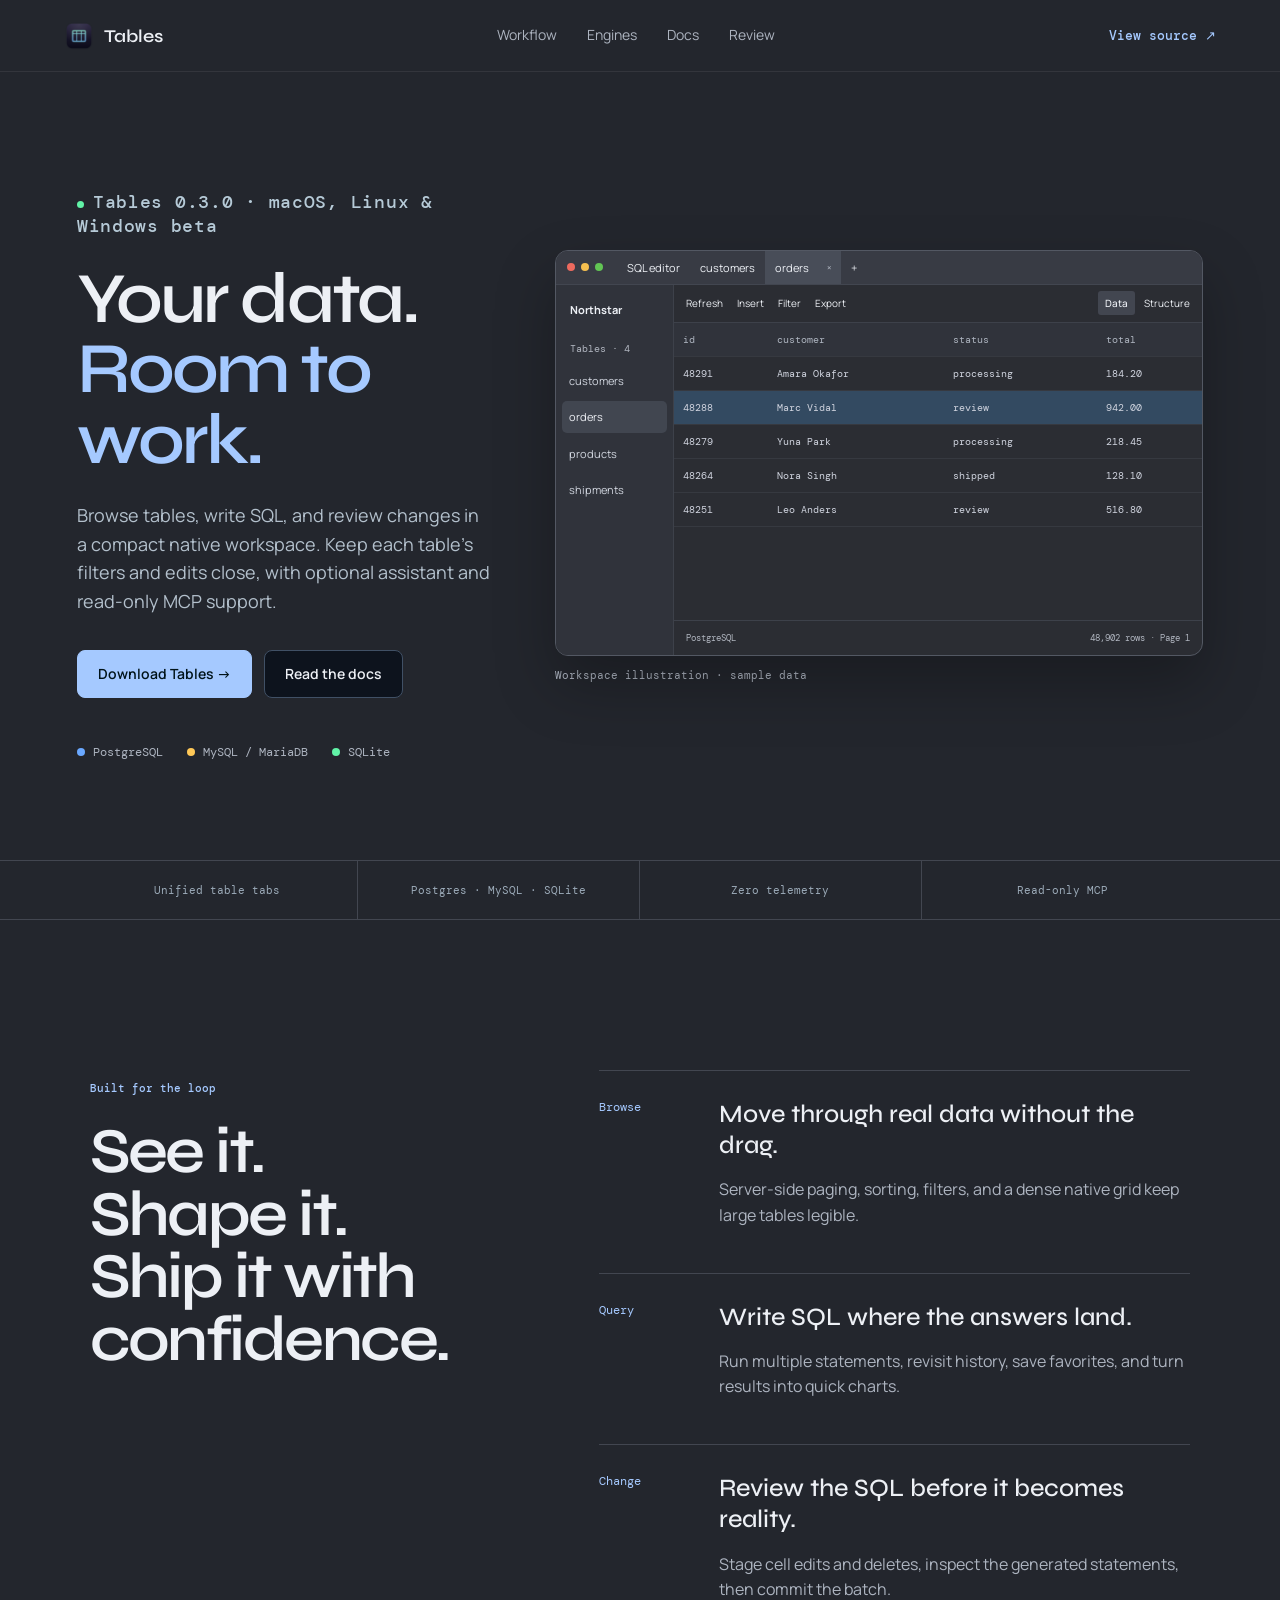
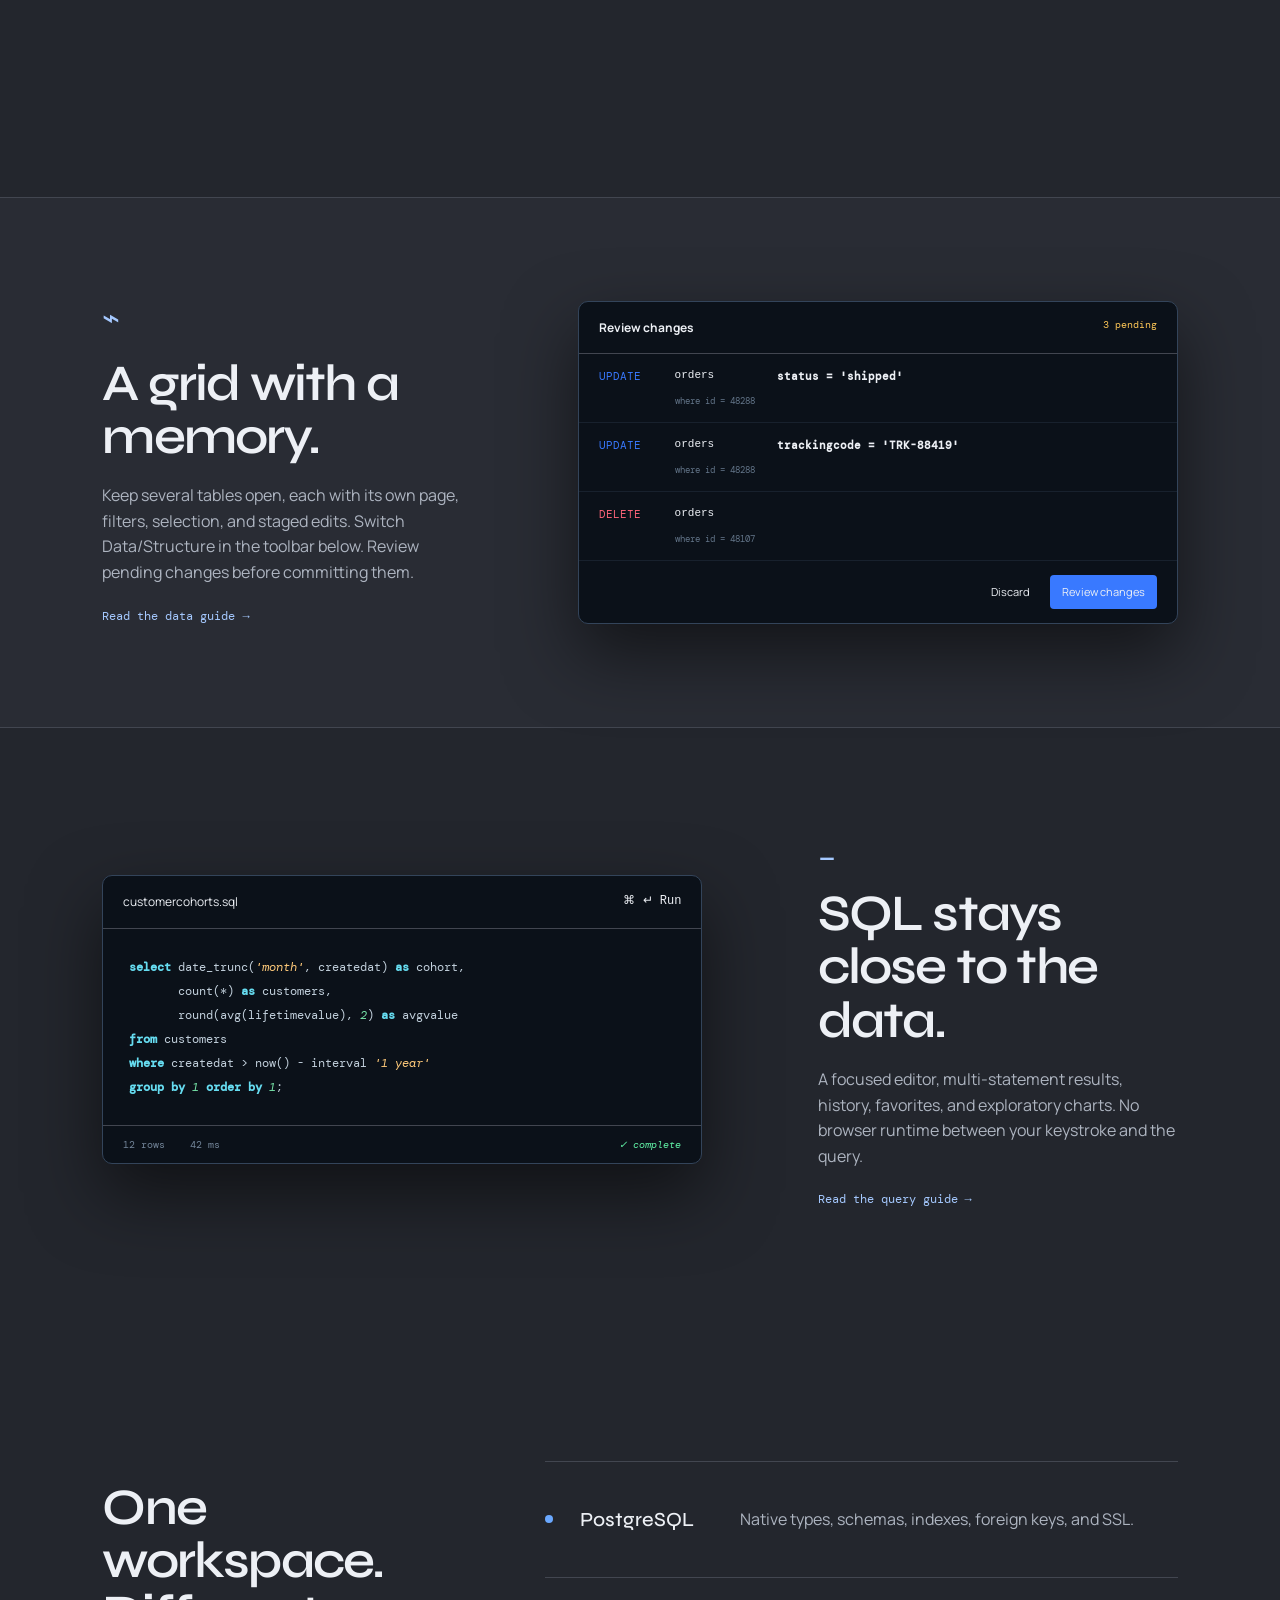
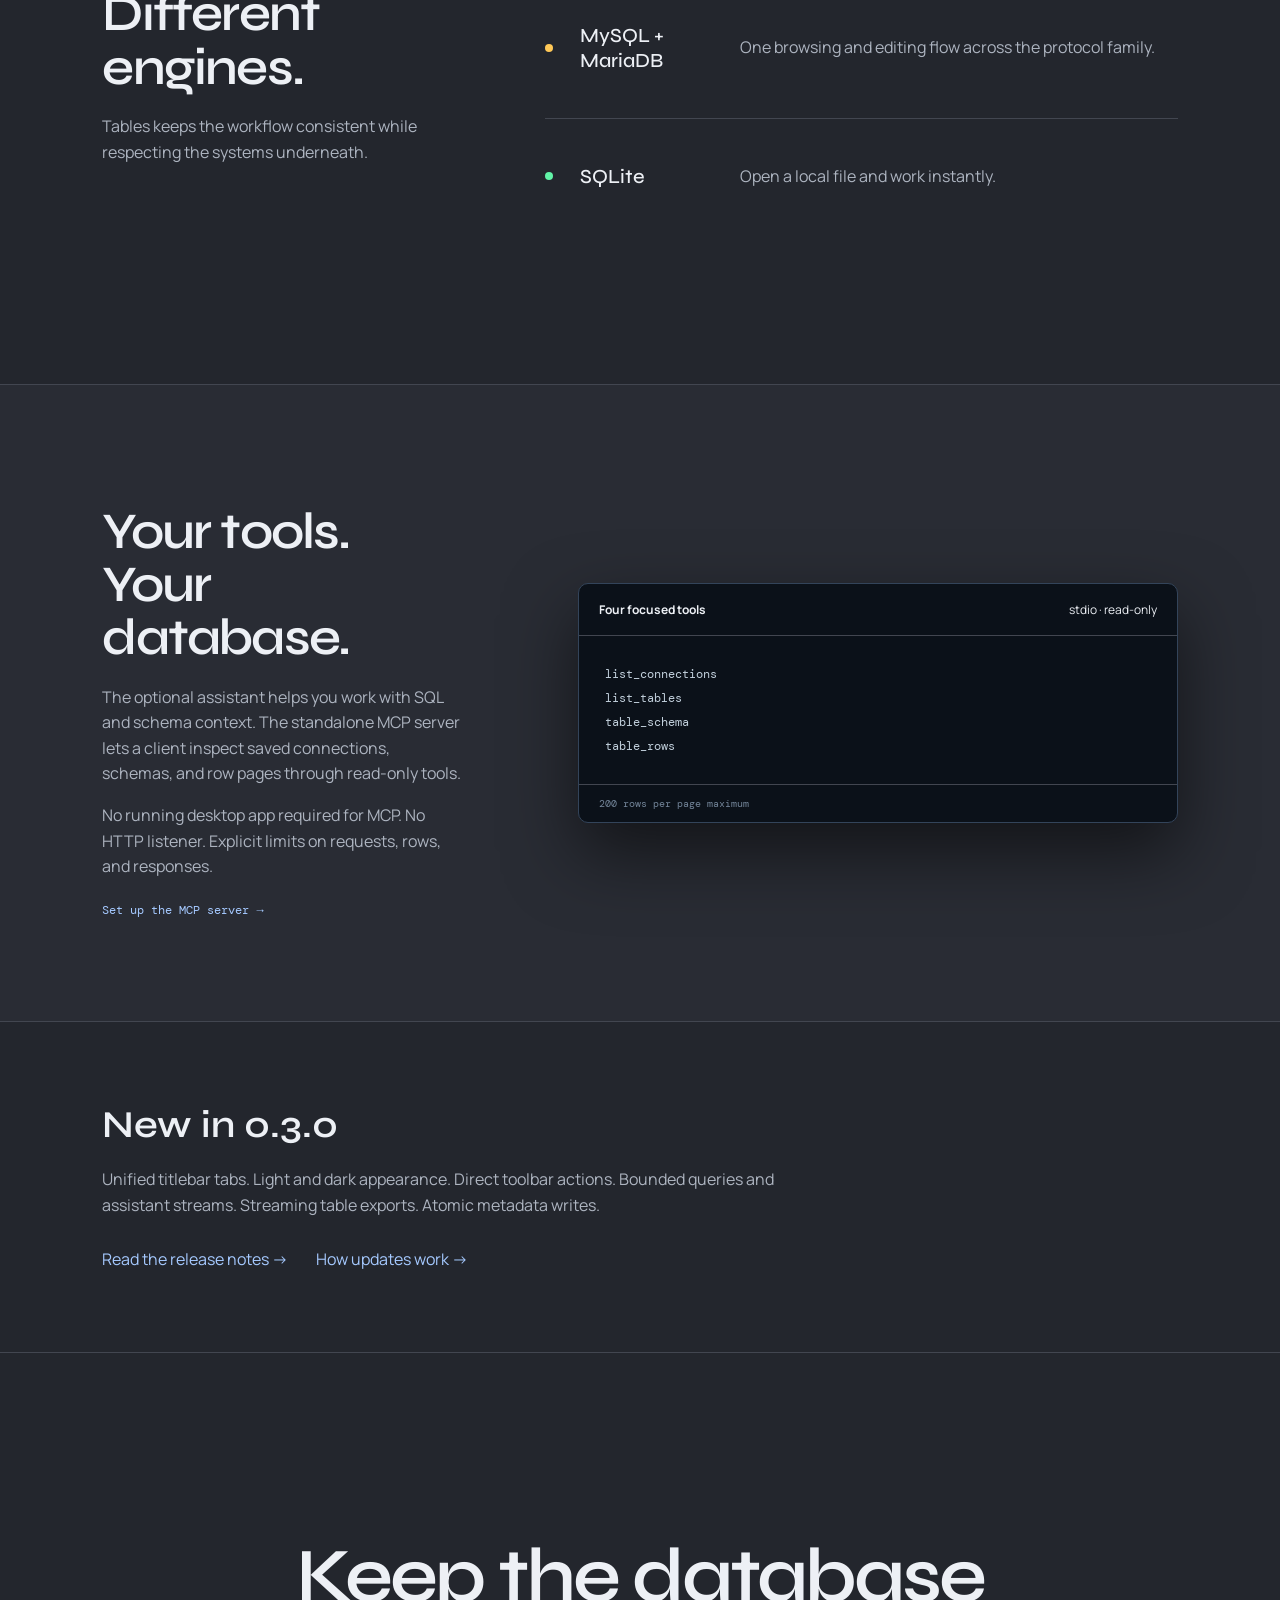
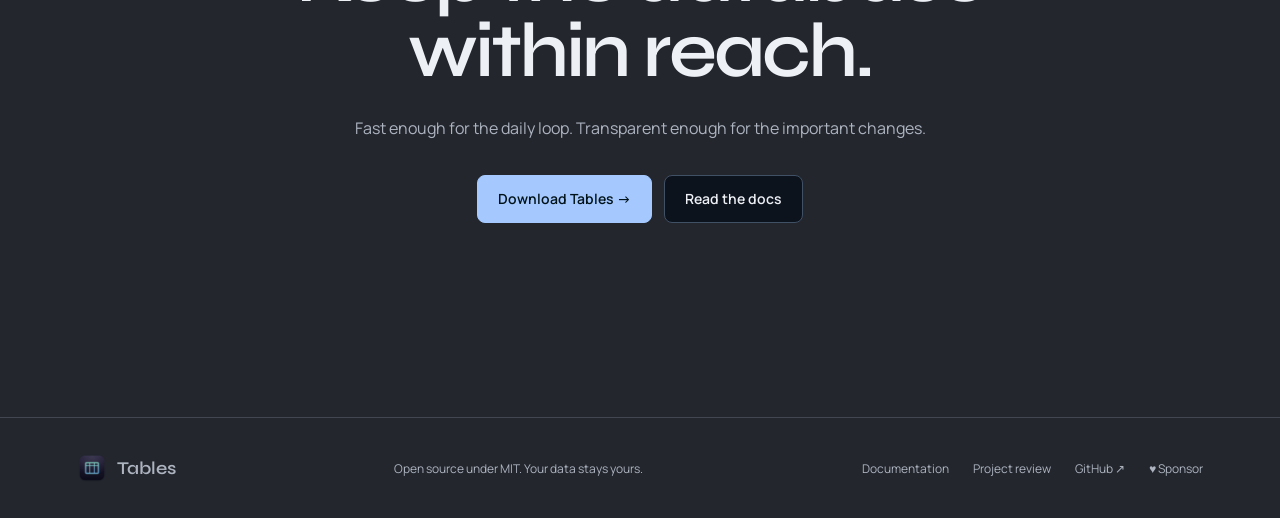
<file: index.html>
<!doctype html>
<html lang="en"><head><meta charset="utf-8"><meta name="viewport" content="width=device-width,initial-scale=1"><meta name="description" content="Tables is a fast native database client for PostgreSQL, MySQL, MariaDB, and SQLite."><meta name="theme-color" content="#23262d"><title>Tables — a native database workspace</title><link rel="stylesheet" href="styles.css"><script src="site.js" defer></script></head>
<body><a class="skip" href="#main">Skip to content</a><div class="horizon" aria-hidden="true"></div>
<header class="nav"><a class="brand" href="index.html"><img src="assets/icon.png" alt="" width="30" height="30">Tables</a><nav><a href="#workflow">Workflow</a><a href="#engines">Engines</a><a href="docs.html">Docs</a><a href="review.html">Review</a></nav><a class="navaction" href="https://github.com/wess/tables">View source ↗</a></header>
<main id="main">
<section class="hero"><div class="herocopy"><p class="signal"><i></i>Tables 0.3.0 · macOS, Linux & Windows beta</p><h1>Your data.<br><em>Room to work.</em></h1><p>Browse tables, write SQL, and review changes in a compact native workspace. Keep each table’s filters and edits close, with optional assistant and read-only MCP support.</p><div class="actions"><a class="button primary" href="https://github.com/wess/tables/releases/latest">Download Tables →</a><a class="button" href="docs.html">Read the docs</a></div><ul class="enginechips"><li><i class="postgres"></i>PostgreSQL</li><li><i class="mysql"></i>MySQL / MariaDB</li><li><i class="sqlite"></i>SQLite</li></ul></div>
<figure class="workspacepreview"><div class="cockpit" role="img" aria-label="Illustration of Tables: document tabs in the titlebar, action toolbar below, and a selected orders table">
<div class="windowbar"><div class="lights"><i></i><i></i><i></i></div><span>SQL editor</span><span>customers</span><span class="documentactive">orders <small>×</small></span><span aria-hidden="true">+</span></div>
<div class="app"><aside><strong>Northstar</strong><small>Tables · 4</small><span>customers</span><span class="selected">orders</span><span>products</span><span>shipments</span></aside><div class="appmain">
<div class="previewtoolbar"><span>Refresh</span><span>Insert</span><span>Filter</span><span>Export</span><div><b>Data</b><span>Structure</span></div></div>
<table><thead><tr><th>id</th><th>customer</th><th>status</th><th>total</th></tr></thead><tbody>
<tr><td>48291</td><td>Amara Okafor</td><td>processing</td><td>184.20</td></tr>
<tr class="rowactive"><td>48288</td><td>Marc Vidal</td><td>review</td><td>942.00</td></tr>
<tr><td>48279</td><td>Yuna Park</td><td>processing</td><td>218.45</td></tr>
<tr><td>48264</td><td>Nora Singh</td><td>shipped</td><td>128.10</td></tr>
<tr><td>48251</td><td>Leo Anders</td><td>review</td><td>516.80</td></tr>
</tbody></table><div class="status"><span>PostgreSQL</span><span>48,902 rows · Page 1</span></div></div></div></div><figcaption>Workspace illustration · sample data</figcaption></figure></section>
<section class="proof"><p>Unified table tabs</p><p>Postgres · MySQL · SQLite</p><p>Zero telemetry</p><p>Read-only MCP</p></section>
<section class="manifesto" id="workflow"><header><p>Built for the loop</p><h2>See it. Shape it.<br>Ship it with confidence.</h2></header><div class="loop"><article><span>Browse</span><h3>Move through real data without the drag.</h3><p>Server-side paging, sorting, filters, and a dense native grid keep large tables legible.</p></article><article><span>Query</span><h3>Write SQL where the answers land.</h3><p>Run multiple statements, revisit history, save favorites, and turn results into quick charts.</p></article><article><span>Change</span><h3>Review the SQL before it becomes reality.</h3><p>Stage cell edits and deletes, inspect the generated statements, then commit the batch.</p></article></div></section>
<section class="feature"><div class="featurecopy"><span>⌁</span><h2>A grid with a memory.</h2><p>Keep several tables open, each with its own page, filters, selection, and staged edits. Switch Data/Structure in the toolbar below. Review pending changes before committing them.</p><a href="docs.html#datagrid">Read the data guide →</a></div><div class="reviewpanel"><header><strong>Review changes</strong><span>3 pending</span></header><p><i>UPDATE</i><code>orders</code><b>status = 'shipped'</b><small>where id = 48288</small></p><p><i>UPDATE</i><code>orders</code><b>trackingcode = 'TRK-88419'</b><small>where id = 48288</small></p><p class="danger"><i>DELETE</i><code>orders</code><small>where id = 48107</small></p><footer><span>Discard</span><span>Review changes</span></footer></div></section>
<section class="feature queryfeature"><div class="editor"><header><span>customercohorts.sql</span><kbd>⌘ ↵ Run</kbd></header><pre><b>select</b> date_trunc(<i>'month'</i>, createdat) <b>as</b> cohort,
       count(*) <b>as</b> customers,
       round(avg(lifetimevalue), <em>2</em>) <b>as</b> avgvalue
<b>from</b> customers
<b>where</b> createdat &gt; now() - interval <i>'1 year'</i>
<b>group by</b> <em>1</em> <b>order by</b> <em>1</em>;</pre><footer><span>12 rows</span><span>42 ms</span><i>✓ complete</i></footer></div><div class="featurecopy"><span>_</span><h2>SQL stays close to the data.</h2><p>A focused editor, multi-statement results, history, favorites, and exploratory charts. No browser runtime between your keystroke and the query.</p><a href="docs.html#sqleditor">Read the query guide →</a></div></section>
<section class="enginesection" id="engines"><header><h2>One workspace.<br>Different engines.</h2><p>Tables keeps the workflow consistent while respecting the systems underneath.</p></header><div><article><i class="postgres"></i><h3>PostgreSQL</h3><p>Native types, schemas, indexes, foreign keys, and SSL.</p></article><article><i class="mysql"></i><h3>MySQL + MariaDB</h3><p>One browsing and editing flow across the protocol family.</p></article><article><i class="sqlite"></i><h3>SQLite</h3><p>Open a local file and work instantly.</p></article></div></section>
<section class="feature" id="mcp"><div class="featurecopy"><h2>Your tools.<br>Your database.</h2><p>The optional assistant helps you work with SQL and schema context. The standalone MCP server lets a client inspect saved connections, schemas, and row pages through read-only tools.</p><p>No running desktop app required for MCP. No HTTP listener. Explicit limits on requests, rows, and responses.</p><a href="docs.html#mcp">Set up the MCP server →</a></div><div class="editor"><header><strong>Four focused tools</strong><span>stdio · read-only</span></header><pre>list_connections
list_tables
table_schema
table_rows</pre><footer><span>200 rows per page maximum</span></footer></div></section>
<section class="releaseintro"><h2>New in 0.3.0</h2><p>Unified titlebar tabs. Light and dark appearance. Direct toolbar actions. Bounded queries and assistant streams. Streaming table exports. Atomic metadata writes.</p><a href="https://github.com/wess/tables/blob/main/CHANGELOG.md">Read the release notes →</a><a href="docs.html#updates">How updates work →</a></section>
<section class="closing"><h2>Keep the database<br>within reach.</h2><p>Fast enough for the daily loop. Transparent enough for the important changes.</p><div class="actions"><a class="button primary" href="https://github.com/wess/tables/releases/latest">Download Tables →</a><a class="button" href="docs.html">Read the docs</a></div></section>
</main><footer class="sitefooter"><a class="brand" href="index.html"><img src="assets/icon.png" alt="" width="30" height="30">Tables</a><p>Open source under MIT. Your data stays yours.</p><div><a href="docs.html">Documentation</a><a href="review.html">Project review</a><a href="https://github.com/wess/tables">GitHub ↗</a><a href="https://github.com/sponsors/wess">♥ Sponsor</a></div></footer></body></html>
</file>
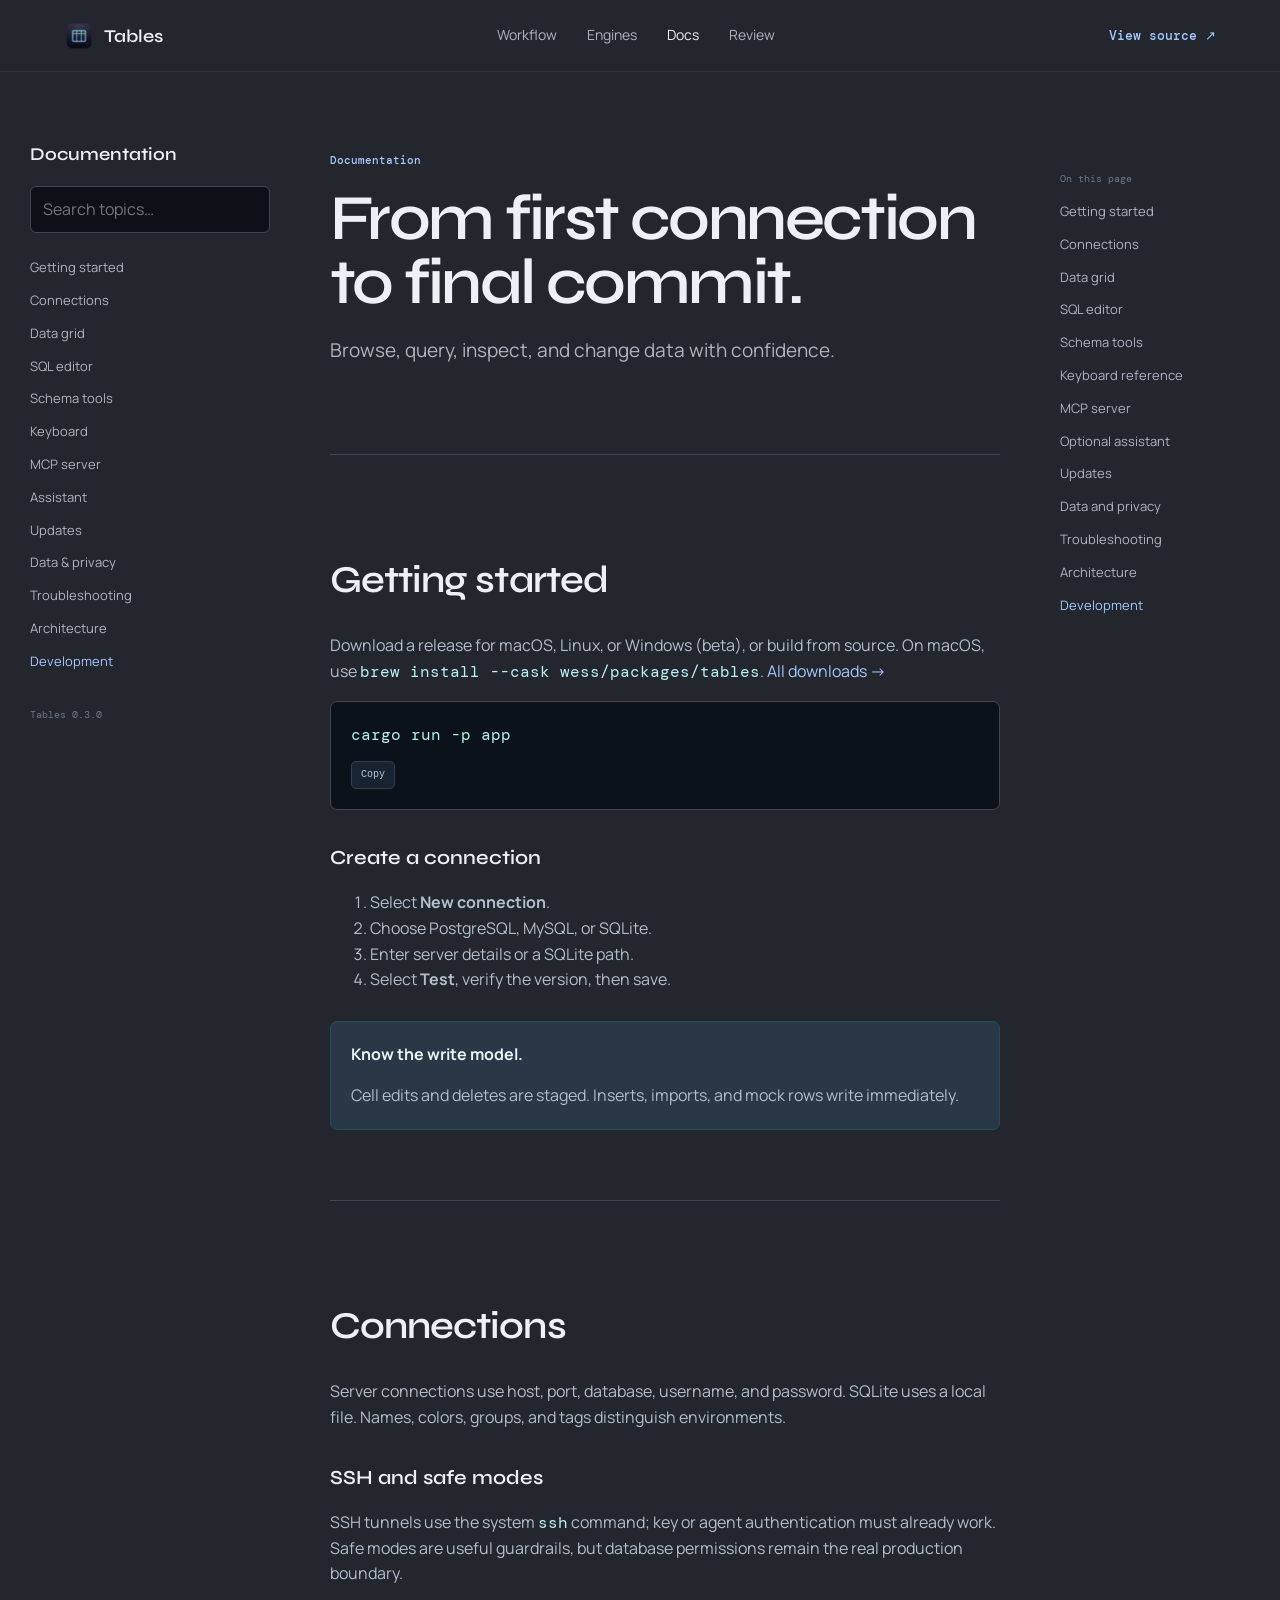
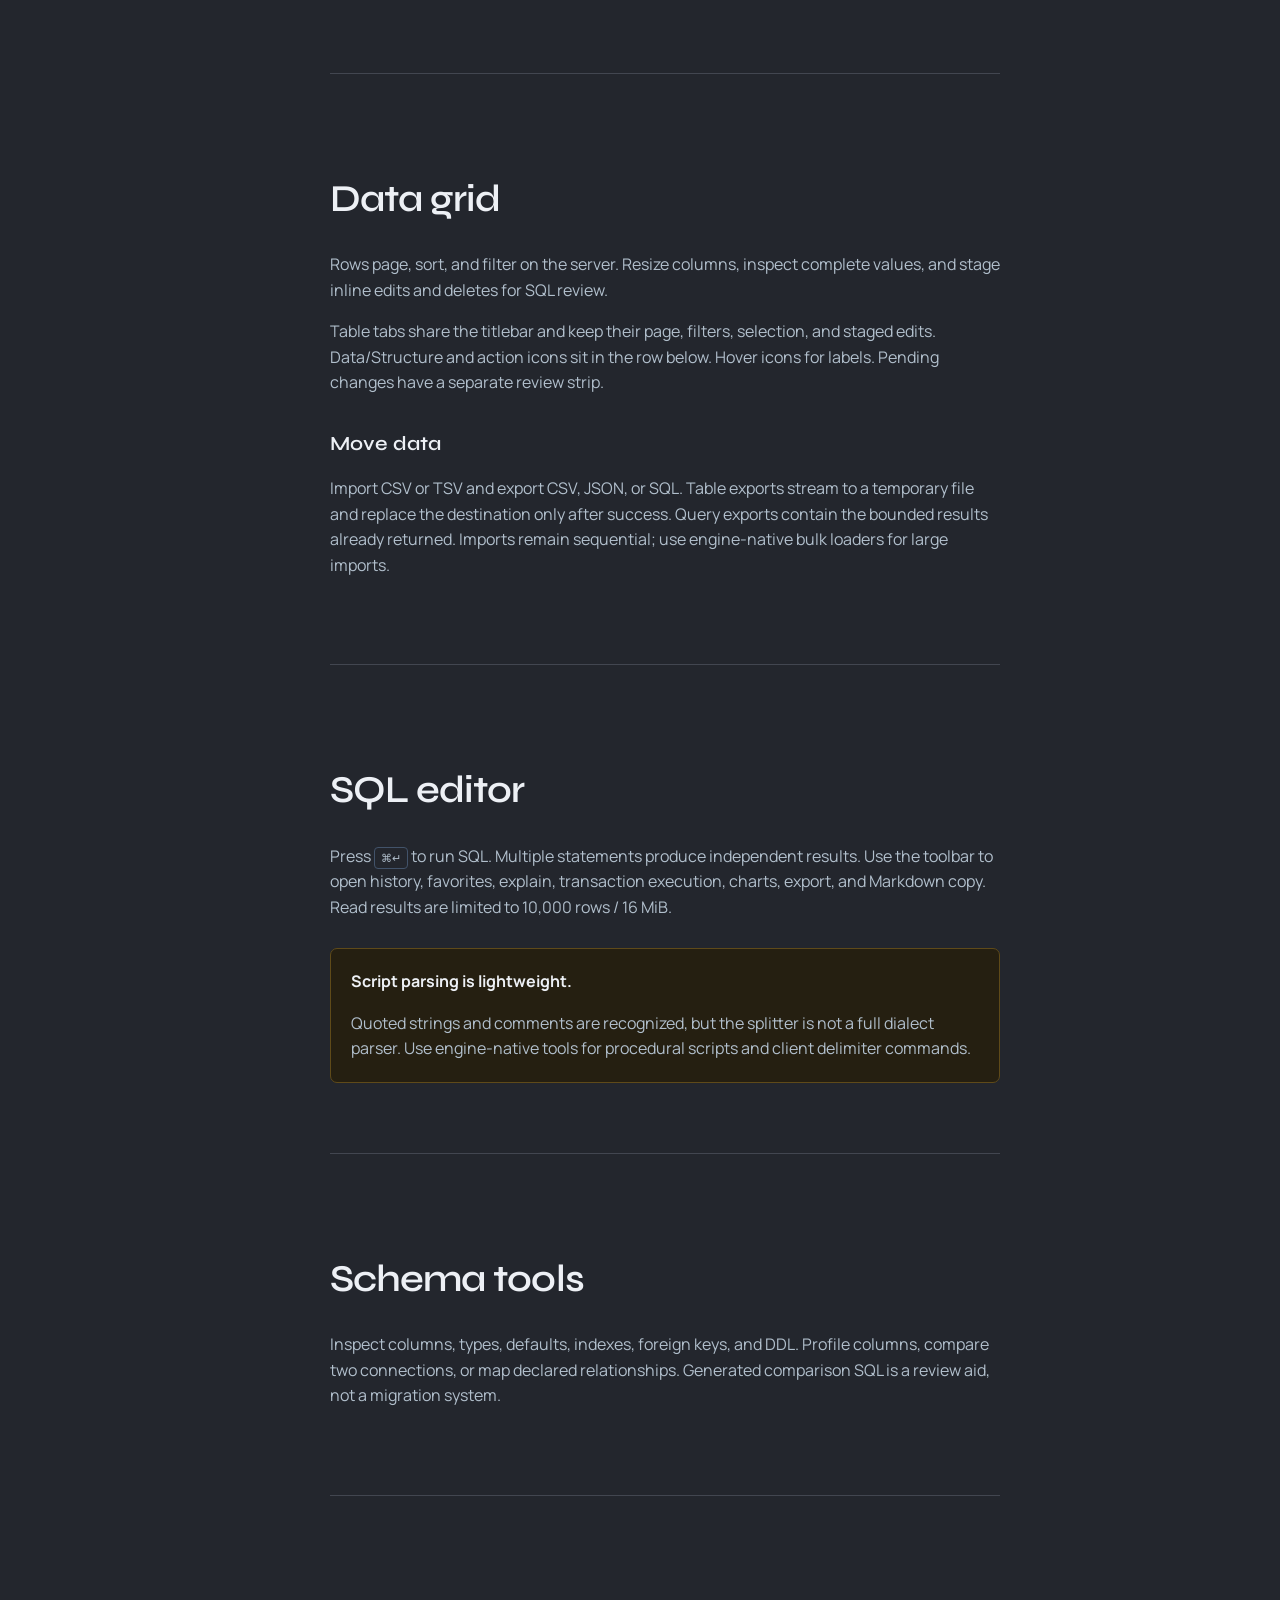
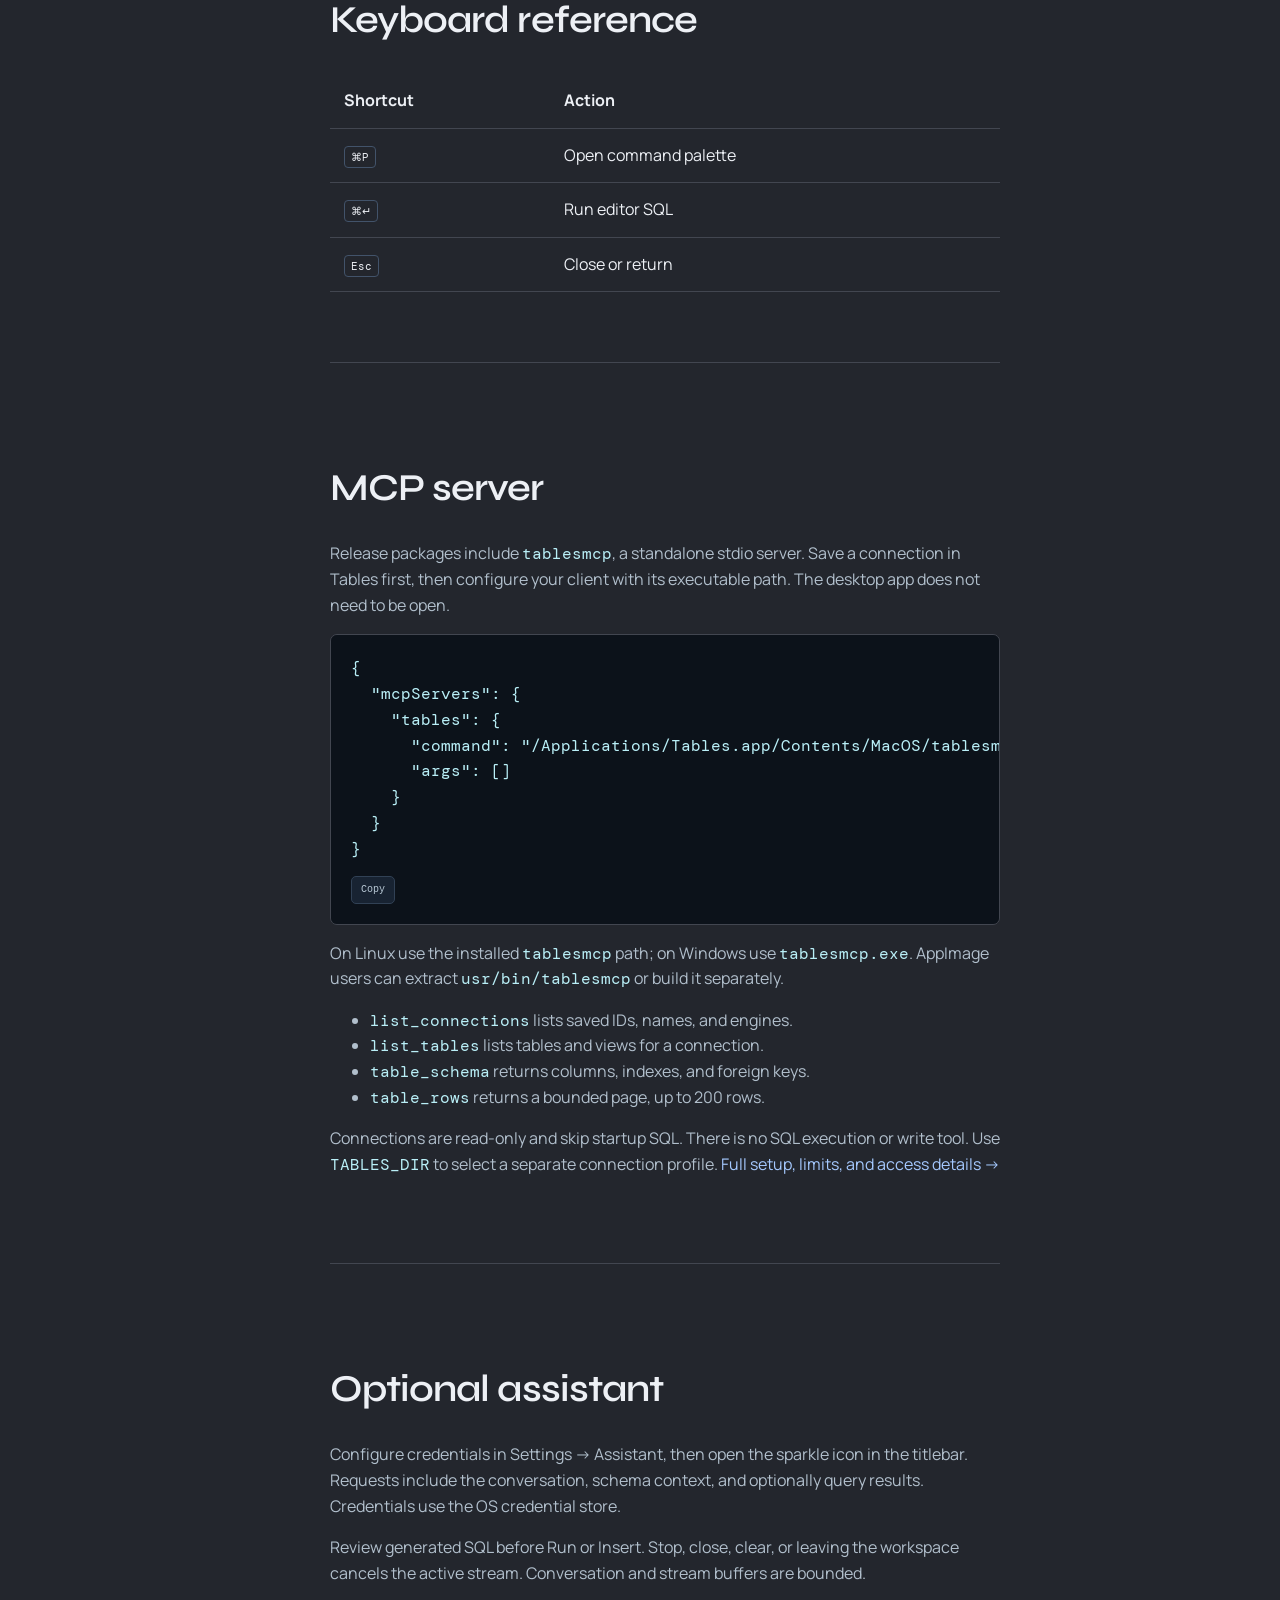
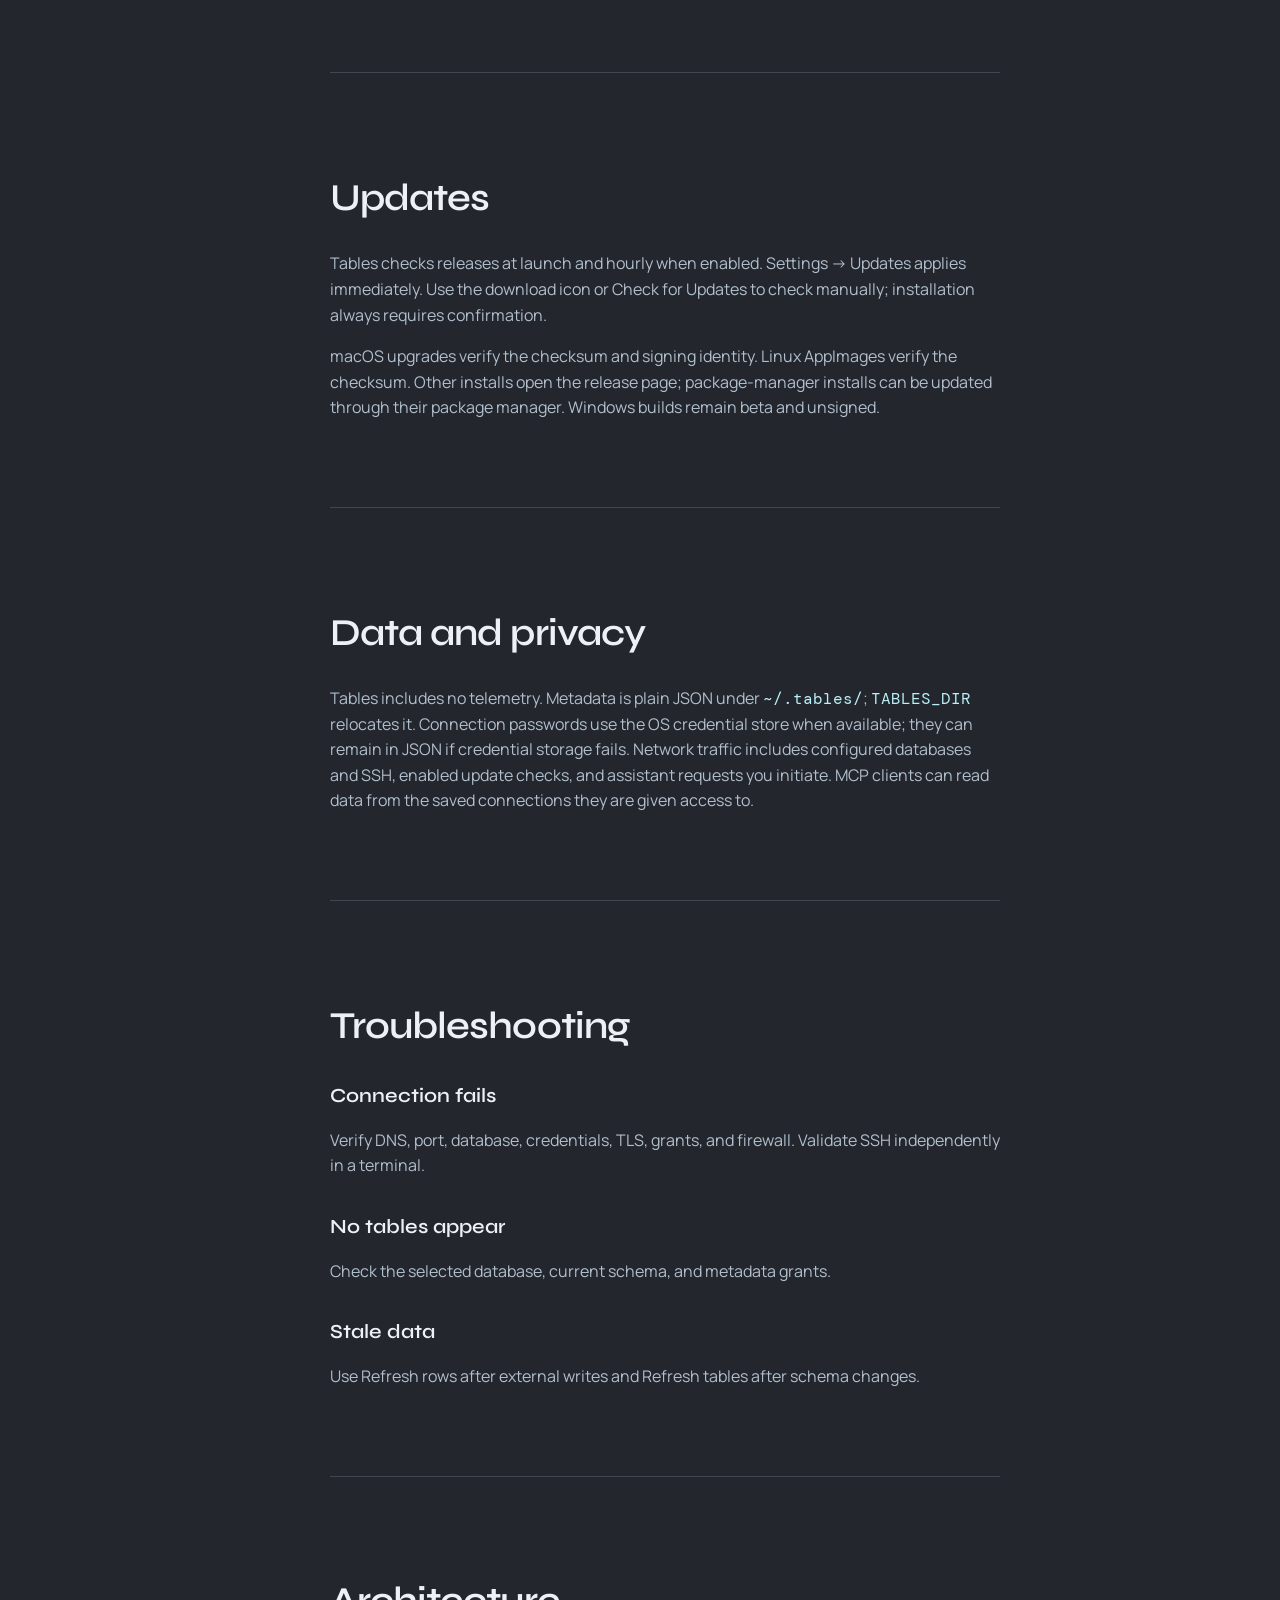
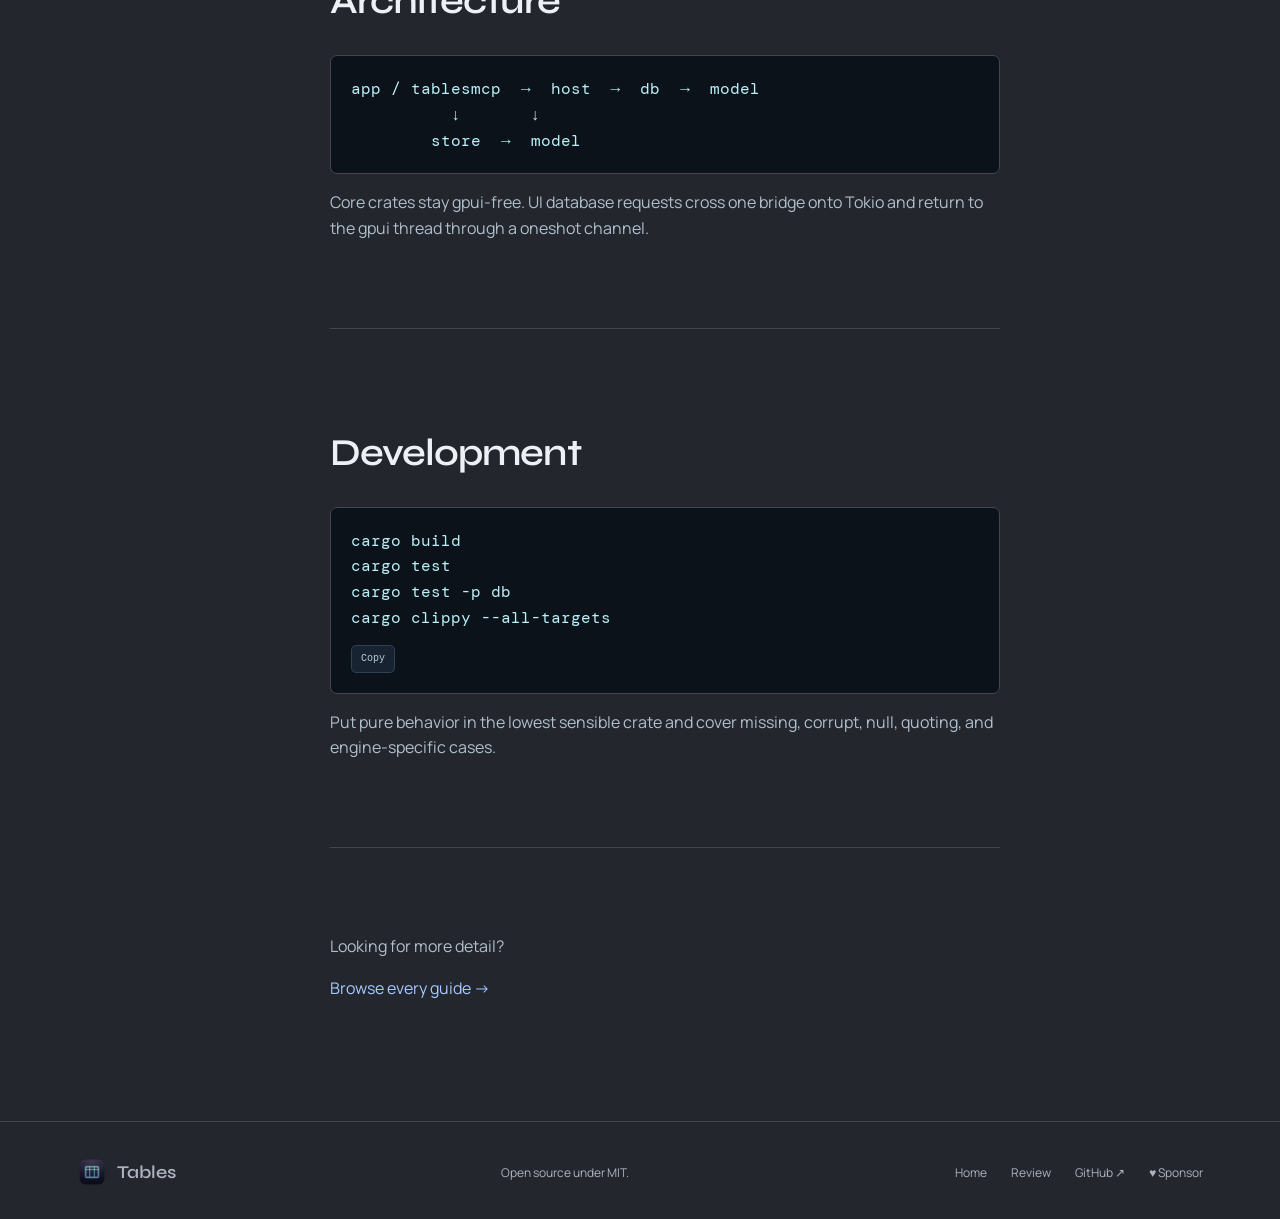
<file: docs.html>
<!doctype html><html lang="en"><head><meta charset="utf-8"><meta name="viewport" content="width=device-width,initial-scale=1"><meta name="theme-color" content="#23262d"><title>Documentation — Tables</title><link rel="stylesheet" href="styles.css"><script src="site.js" defer></script></head><body class="docbody"><a class="skip" href="#docmain">Skip to content</a><header class="nav"><a class="brand" href="index.html"><img src="assets/icon.png" alt="" width="30" height="30">Tables</a><nav><a href="index.html#workflow">Workflow</a><a href="index.html#engines">Engines</a><a class="active" href="docs.html">Docs</a><a href="review.html">Review</a></nav><a class="navaction" href="https://github.com/wess/tables">View source ↗</a></header><div class="doclayout"><aside class="docside"><label for="docsearch">Documentation</label><input id="docsearch" type="search" placeholder="Search topics…"><nav><a href="#gettingstarted">Getting started</a><a href="#connections">Connections</a><a href="#datagrid">Data grid</a><a href="#sqleditor">SQL editor</a><a href="#schema">Schema tools</a><a href="#keyboard">Keyboard</a><a href="#mcp">MCP server</a><a href="#assistant">Assistant</a><a href="#updates">Updates</a><a href="#privacy">Data & privacy</a><a href="#troubleshooting">Troubleshooting</a><a href="#architecture">Architecture</a><a href="#development">Development</a></nav><p>Tables 0.3.0</p></aside><main class="docmain" id="docmain"><header class="docintro"><p>Documentation</p><h1>From first connection<br>to final commit.</h1><p>Browse, query, inspect, and change data with confidence.</p></header>
<article id="gettingstarted" data-search="install build launch first connection"><h2>Getting started</h2><p>Download a release for macOS, Linux, or Windows (beta), or build from source. On macOS, use <code>brew install --cask wess/packages/tables</code>. <a href="https://github.com/wess/tables/releases/latest">All downloads →</a></p><pre><code>cargo run -p app</code><button class="copy">Copy</button></pre><h3>Create a connection</h3><ol><li>Select <strong>New connection</strong>.</li><li>Choose PostgreSQL, MySQL, or SQLite.</li><li>Enter server details or a SQLite path.</li><li>Select <strong>Test</strong>, verify the version, then save.</li></ol><aside class="note"><strong>Know the write model.</strong><p>Cell edits and deletes are staged. Inserts, imports, and mock rows write immediately.</p></aside></article>
<article id="connections" data-search="ssl ssh safe mode credentials"><h2>Connections</h2><p>Server connections use host, port, database, username, and password. SQLite uses a local file. Names, colors, groups, and tags distinguish environments.</p><h3>SSH and safe modes</h3><p>SSH tunnels use the system <code>ssh</code> command; key or agent authentication must already work. Safe modes are useful guardrails, but database permissions remain the real production boundary.</p></article>
<article id="datagrid" data-search="grid filter edit delete import export mock"><h2>Data grid</h2><p>Rows page, sort, and filter on the server. Resize columns, inspect complete values, and stage inline edits and deletes for SQL review.</p><p>Table tabs share the titlebar and keep their page, filters, selection, and staged edits. Data/Structure and action icons sit in the row below. Hover icons for labels. Pending changes have a separate review strip.</p><h3>Move data</h3><p>Import CSV or TSV and export CSV, JSON, or SQL. Table exports stream to a temporary file and replace the destination only after success. Query exports contain the bounded results already returned. Imports remain sequential; use engine-native bulk loaders for large imports.</p></article>
<article id="sqleditor" data-search="sql query history favorite chart"><h2>SQL editor</h2><p>Press <kbd>⌘↵</kbd> to run SQL. Multiple statements produce independent results. Use the toolbar to open history, favorites, explain, transaction execution, charts, export, and Markdown copy. Read results are limited to 10,000 rows / 16 MiB.</p><aside class="note warning"><strong>Script parsing is lightweight.</strong><p>Quoted strings and comments are recognized, but the splitter is not a full dialect parser. Use engine-native tools for procedural scripts and client delimiter commands.</p></aside></article>
<article id="schema" data-search="schema index foreign key ddl compare diagram"><h2>Schema tools</h2><p>Inspect columns, types, defaults, indexes, foreign keys, and DDL. Profile columns, compare two connections, or map declared relationships. Generated comparison SQL is a review aid, not a migration system.</p></article>
<article id="keyboard" data-search="keyboard shortcut"><h2>Keyboard reference</h2><table><thead><tr><th>Shortcut</th><th>Action</th></tr></thead><tbody><tr><td><kbd>⌘P</kbd></td><td>Open command palette</td></tr><tr><td><kbd>⌘↵</kbd></td><td>Run editor SQL</td></tr><tr><td><kbd>Esc</kbd></td><td>Close or return</td></tr></tbody></table></article>
<article id="mcp" data-search="mcp stdio read only client tools"><h2>MCP server</h2><p>Release packages include <code>tablesmcp</code>, a standalone stdio server. Save a connection in Tables first, then configure your client with its executable path. The desktop app does not need to be open.</p><pre><code>{
  "mcpServers": {
    "tables": {
      "command": "/Applications/Tables.app/Contents/MacOS/tablesmcp",
      "args": []
    }
  }
}</code><button class="copy">Copy</button></pre><p>On Linux use the installed <code>tablesmcp</code> path; on Windows use <code>tablesmcp.exe</code>. AppImage users can extract <code>usr/bin/tablesmcp</code> or build it separately.</p><ul><li><code>list_connections</code> lists saved IDs, names, and engines.</li><li><code>list_tables</code> lists tables and views for a connection.</li><li><code>table_schema</code> returns columns, indexes, and foreign keys.</li><li><code>table_rows</code> returns a bounded page, up to 200 rows.</li></ul><p>Connections are read-only and skip startup SQL. There is no SQL execution or write tool. Use <code>TABLES_DIR</code> to select a separate connection profile. <a href="https://github.com/wess/tables/blob/main/docs/mcp.md">Full setup, limits, and access details →</a></p></article>
<article id="assistant" data-search="assistant credentials schema stream stop"><h2>Optional assistant</h2><p>Configure credentials in Settings → Assistant, then open the sparkle icon in the titlebar. Requests include the conversation, schema context, and optionally query results. Credentials use the OS credential store.</p><p>Review generated SQL before Run or Insert. Stop, close, clear, or leaving the workspace cancels the active stream. Conversation and stream buffers are bounded.</p></article>
<article id="updates" data-search="updates upgrade download automatic settings"><h2>Updates</h2><p>Tables checks releases at launch and hourly when enabled. Settings → Updates applies immediately. Use the download icon or Check for Updates to check manually; installation always requires confirmation.</p><p>macOS upgrades verify the checksum and signing identity. Linux AppImages verify the checksum. Other installs open the release page; package-manager installs can be updated through their package manager. Windows builds remain beta and unsigned.</p></article>
<article id="privacy" data-search="privacy local telemetry password backup"><h2>Data and privacy</h2><p>Tables includes no telemetry. Metadata is plain JSON under <code>~/.tables/</code>; <code>TABLES_DIR</code> relocates it. Connection passwords use the OS credential store when available; they can remain in JSON if credential storage fails. Network traffic includes configured databases and SSH, enabled update checks, and assistant requests you initiate. MCP clients can read data from the saved connections they are given access to.</p></article>
<article id="troubleshooting" data-search="troubleshoot error tunnel stale"><h2>Troubleshooting</h2><h3>Connection fails</h3><p>Verify DNS, port, database, credentials, TLS, grants, and firewall. Validate SSH independently in a terminal.</p><h3>No tables appear</h3><p>Check the selected database, current schema, and metadata grants.</p><h3>Stale data</h3><p>Use Refresh rows after external writes and Refresh tables after schema changes.</p></article>
<article id="architecture" data-search="architecture rust cargo gpui tokio sqlx"><h2>Architecture</h2><pre class="diagram"><code>app / tablesmcp  →  host  →  db  →  model
          ↓       ↓
        store  →  model</code></pre><p>Core crates stay gpui-free. UI database requests cross one bridge onto Tokio and return to the gpui thread through a oneshot channel.</p></article>
<article id="development" data-search="development test clippy"><h2>Development</h2><pre><code>cargo build
cargo test
cargo test -p db
cargo clippy --all-targets</code><button class="copy">Copy</button></pre><p>Put pure behavior in the lowest sensible crate and cover missing, corrupt, null, quoting, and engine-specific cases.</p></article>
<div class="docend"><p>Looking for more detail?</p><a href="https://github.com/wess/tables/tree/main/docs">Browse every guide →</a></div></main><aside class="doctoc"><p>On this page</p><nav id="toc"></nav></aside></div><footer class="sitefooter"><a class="brand" href="index.html"><img src="assets/icon.png" alt="" width="30" height="30">Tables</a><p>Open source under MIT.</p><div><a href="index.html">Home</a><a href="review.html">Review</a><a href="https://github.com/wess/tables">GitHub ↗</a><a href="https://github.com/sponsors/wess">♥ Sponsor</a></div></footer></body></html>
</file>
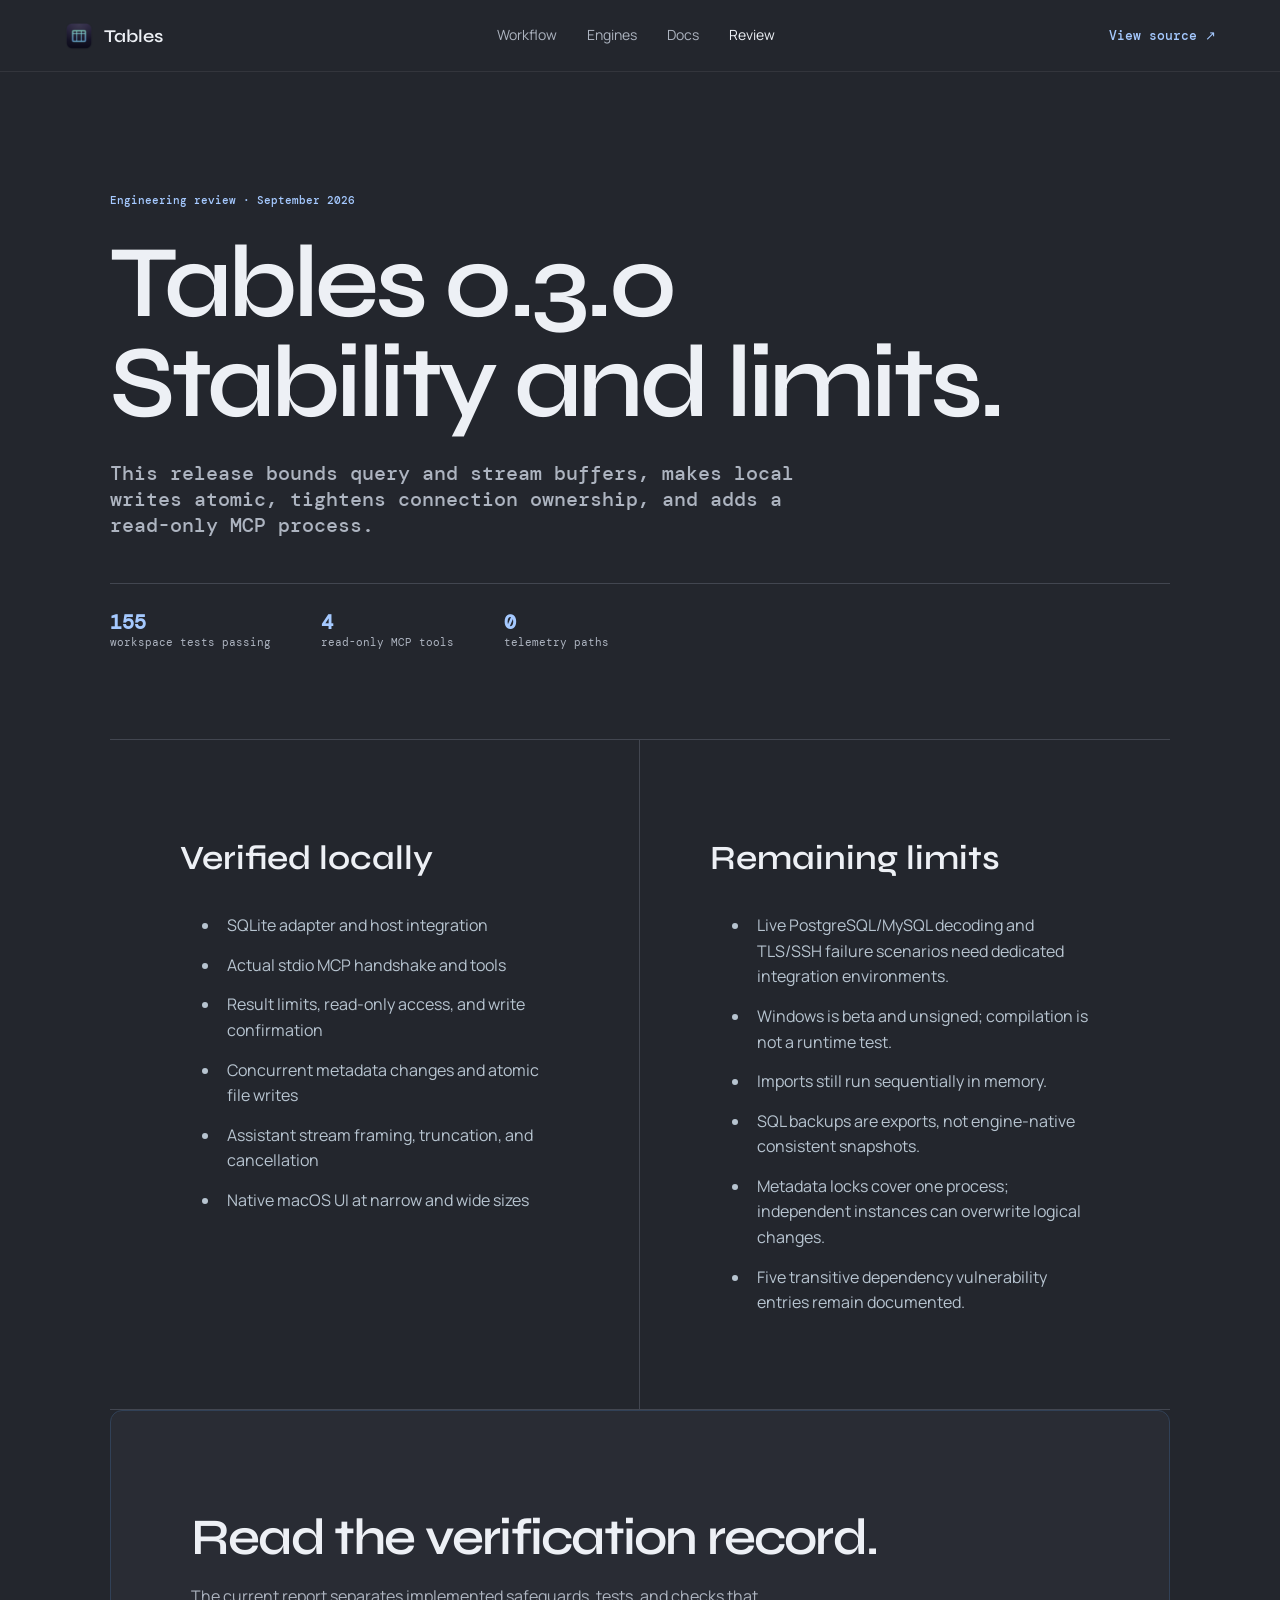
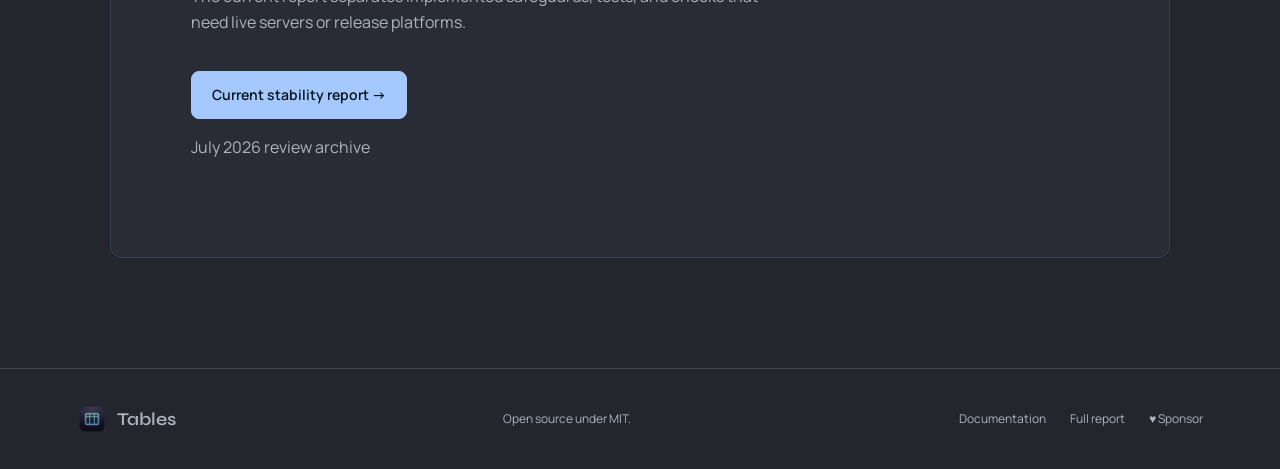
<file: review.html>
<!doctype html><html lang="en"><head><meta charset="utf-8"><meta name="viewport" content="width=device-width,initial-scale=1"><meta name="theme-color" content="#23262d"><title>Project review — Tables</title><link rel="stylesheet" href="styles.css"></head><body><header class="nav"><a class="brand" href="index.html"><img src="assets/icon.png" alt="" width="30" height="30">Tables</a><nav><a href="index.html#workflow">Workflow</a><a href="index.html#engines">Engines</a><a href="docs.html">Docs</a><a class="active" href="review.html">Review</a></nav><a class="navaction" href="https://github.com/wess/tables">View source ↗</a></header><main class="reviewmain"><header class="reviewhero"><p>Engineering review · September 2026</p><h1>Tables 0.3.0<br>Stability and limits.</h1><p>This release bounds query and stream buffers, makes local writes atomic, tightens connection ownership, and adds a read-only MCP process.</p><div class="scoreline"><span><b>155</b> workspace tests passing</span><span><b>4</b> read-only MCP tools</span><span><b>0</b> telemetry paths</span></div></header><section class="reviewgrid"><div><h2>Verified locally</h2><ul><li>SQLite adapter and host integration</li><li>Actual stdio MCP handshake and tools</li><li>Result limits, read-only access, and write confirmation</li><li>Concurrent metadata changes and atomic file writes</li><li>Assistant stream framing, truncation, and cancellation</li><li>Native macOS UI at narrow and wide sizes</li></ul></div><div><h2>Remaining limits</h2><ul><li>Live PostgreSQL/MySQL decoding and TLS/SSH failure scenarios need dedicated integration environments.</li><li>Windows is beta and unsigned; compilation is not a runtime test.</li><li>Imports still run sequentially in memory.</li><li>SQL backups are exports, not engine-native consistent snapshots.</li><li>Metadata locks cover one process; independent instances can overwrite logical changes.</li><li>Five transitive dependency vulnerability entries remain documented.</li></ul></div></section><section class="reviewcta"><h2>Read the verification record.</h2><p>The current report separates implemented safeguards, tests, and checks that need live servers or release platforms.</p><a class="button primary" href="https://github.com/wess/tables/blob/main/docs/stability.md">Current stability report →</a><p><a href="https://github.com/wess/tables/blob/main/docs/review.md">July 2026 review archive</a></p></section></main><footer class="sitefooter"><a class="brand" href="index.html"><img src="assets/icon.png" alt="" width="30" height="30">Tables</a><p>Open source under MIT.</p><div><a href="docs.html">Documentation</a><a href="https://github.com/wess/tables/blob/main/docs/stability.md">Full report</a><a href="https://github.com/sponsors/wess">♥ Sponsor</a></div></footer></body></html>
</file>
<file: styles.css>
@import url('https://fonts.googleapis.com/css2?family=DM+Mono:wght@400;500&family=Manrope:wght@400;500;600;700&family=Syne:wght@500;600;700&display=swap');
:root{--void:#23262d;--deep:#292c34;--panel:#30333b;--line:#424650;--ink:#edf0f5;--muted:#adb4c0;--cyan:#a5c9ff;--blue:#3979ff;--green:#61f3a7;--amber:#ffc857;--red:#ff657a;--display:'Syne',sans-serif;--body:'Manrope',sans-serif;--mono:'DM Mono',monospace}
*{box-sizing:border-box}html{scroll-behavior:smooth}body{margin:0;background:var(--void);color:var(--ink);font-family:var(--body);line-height:1.6;overflow-x:hidden}a{color:inherit;text-decoration:none}button,input{font:inherit}.skip{position:fixed;top:8px;left:8px;z-index:20;padding:10px 14px;background:var(--cyan);color:#001015;transform:translateY(-150%)}.skip:focus{transform:none}.nav{height:72px;display:flex;align-items:center;gap:42px;padding:0 clamp(22px,5vw,76px);position:relative;z-index:10;border-bottom:1px solid #ffffff12;background:#05070be8;backdrop-filter:blur(18px)}.brand{font:600 18px var(--display);display:flex;align-items:center;gap:10px}.brand span{display:grid;place-items:center;width:30px;height:30px;border-radius:8px;background:var(--blue);box-shadow:0 0 25px #3979ff77}.nav nav{display:flex;gap:30px;margin:auto}.nav nav a{color:var(--muted);font-size:14px}.nav nav a:hover,.nav nav a.active{color:var(--ink)}.navaction{font:500 13px var(--mono);color:var(--cyan)}.horizon{position:absolute;top:72px;left:0;width:100%;height:850px;pointer-events:none;background:radial-gradient(ellipse at 68% 34%,#183e8544 0,transparent 45%),linear-gradient(#35e6ff0c 1px,transparent 1px),linear-gradient(90deg,#35e6ff0c 1px,transparent 1px);background-size:auto,64px 64px,64px 64px;mask-image:linear-gradient(#000,transparent 82%);transform:perspective(600px) rotateX(58deg) scale(1.7);transform-origin:50% 0}.hero{min-height:870px;padding:clamp(80px,10vw,150px) clamp(24px,6vw,100px) 100px;display:grid;grid-template-columns:minmax(360px,.8fr) minmax(600px,1.45fr);align-items:center;gap:7vw;position:relative}.herocopy{position:relative;z-index:2}.signal{font:500 12px var(--mono);letter-spacing:.04em;color:#b6cad7!important}.signal i{display:inline-block;width:7px;height:7px;background:var(--green);border-radius:50%;box-shadow:0 0 14px var(--green);margin-right:9px}.hero h1,.manifesto h2,.closing h2,.reviewhero h1{font:600 clamp(52px,6vw,92px)/.98 var(--display);letter-spacing:-.04em;text-wrap:balance;margin:26px 0}.hero h1 em{font-style:normal;color:var(--cyan)}.herocopy>p{font-size:18px;max-width:590px;color:#b3c0cc}.actions{display:flex;gap:12px;margin:34px 0}.button{display:inline-flex;align-items:center;justify-content:center;min-height:48px;padding:0 20px;border:1px solid #405065;border-radius:8px;font-weight:600;font-size:14px;background:#0d131d}.button:hover{border-color:#8294a8}.button.primary{background:var(--cyan);border-color:var(--cyan);color:#001319;box-shadow:0 0 35px #35e6ff2e}.enginechips{display:flex;gap:24px;padding:0;margin:46px 0 0;list-style:none;color:var(--muted);font:12px var(--mono)}.enginechips li{display:flex;align-items:center;gap:8px}.postgres,.mysql,.sqlite{width:8px;height:8px;border-radius:50%;display:inline-block;background:#6aa8ff;box-shadow:0 0 12px #6aa8ff}.mysql{background:var(--amber);box-shadow:0 0 12px #ffc857}.sqlite{background:var(--green);box-shadow:0 0 12px #61f3a7}.cockpit{position:relative;z-index:2;border:1px solid #41536a;border-radius:13px;background:#090e15;box-shadow:0 55px 100px #000b,0 0 80px #286dd81f;overflow:hidden;transform:perspective(1400px) rotateY(-5deg) rotateX(1deg)}.windowbar{height:45px;display:flex;align-items:center;gap:8px;padding:0 14px;border-bottom:1px solid var(--line);background:#121923}.windowbar>i{width:9px;height:9px;border-radius:50%;background:#445061}.windowbar>b{font:500 11px var(--mono);color:#7f91a4;margin:auto}.windowbar kbd{font:10px var(--mono);border:1px solid #39465a;border-radius:4px;padding:2px 6px}.app{height:500px;display:grid;grid-template-columns:175px 1fr}.app aside{padding:18px 10px;border-right:1px solid var(--line);display:flex;flex-direction:column;gap:5px}.app aside strong{padding:4px 8px}.app aside small{color:#617084;font:10px var(--mono);padding:14px 8px 5px}.app aside span{font-size:11px;padding:8px;border-radius:5px;color:#a6b4c2}.app aside span b{float:right;font:9px var(--mono);color:#617084}.app aside .selected{background:#172b45;color:#e8f5ff}.appmain{min-width:0;display:flex;flex-direction:column}.tabs{height:50px;display:flex;align-items:end;gap:26px;padding:0 20px;border-bottom:1px solid var(--line);font-size:11px}.tabs>*{padding-bottom:12px}.tabs b{color:var(--cyan);border-bottom:2px solid var(--cyan)}.tabs button{margin-left:auto;background:#152238;color:#bdefff;border:1px solid #29405e;border-radius:5px;padding:5px 9px}.filter{margin:13px 15px 8px;padding:8px 12px;border:1px solid #26364a;border-radius:6px;color:#8191a4;font:10px var(--mono)}.filter code,.filter strong{color:#d9f8ff}.filter em{font-style:normal;color:var(--cyan);margin:0 12px}.app table{border-collapse:collapse;width:100%;font:10px var(--mono);white-space:nowrap}.app th,.app td{text-align:left;padding:11px 13px;border-bottom:1px solid #171f2a}.app th{color:#7890a5;background:#0c1118;font-weight:400}.app td{color:#aab8c7}.app tr.rowactive{background:#14243a;box-shadow:inset 2px 0 var(--cyan)}.pill{font-style:normal;padding:3px 6px;border-radius:4px}.pill.cyan{color:#55dff5;background:#0b2930}.pill.amber{color:#f5c767;background:#302713}.pill.green{color:#6be6a7;background:#10291e}.status{margin-top:auto;border-top:1px solid var(--line);height:35px;padding:0 12px;display:flex;align-items:center;justify-content:space-between;color:#708397;font:9px var(--mono)}.status i{display:inline-block;width:6px;height:6px;border-radius:50%;background:var(--green)}.proof{border-block:1px solid var(--line);display:grid;grid-template-columns:repeat(4,1fr);padding:0 clamp(24px,6vw,100px)}.proof p{margin:0;padding:22px;border-right:1px solid var(--line);text-align:center;color:#9cabb9;font:11px var(--mono)}.proof p:last-child{border:0}.manifesto{padding:150px clamp(24px,7vw,120px);display:grid;grid-template-columns:.8fr 1.2fr;gap:9vw}.manifesto header p,.realshot header>p,.docintro>p:first-child,.reviewhero>p{font:500 11px var(--mono);color:var(--cyan)}.manifesto h2{font-size:clamp(40px,5vw,76px)}.loop article{padding:28px 0;border-top:1px solid var(--line);display:grid;grid-template-columns:90px 1fr;column-gap:30px}.loop article span{font:12px var(--mono);color:var(--cyan)}.loop h3{font:500 25px/1.25 var(--display);margin:0}.loop p{grid-column:2;color:var(--muted);max-width:58ch}.feature{padding:100px clamp(24px,8vw,140px);background:var(--deep);display:grid;grid-template-columns:.75fr 1.25fr;align-items:center;gap:9vw;border-top:1px solid var(--line)}.feature.queryfeature{grid-template-columns:1.25fr .75fr;background:var(--void)}.featurecopy>span{font:30px var(--mono);color:var(--cyan)}.featurecopy h2,.enginesection h2,.realshot h2,.reviewcta h2{font:600 clamp(38px,4vw,64px)/1.04 var(--display);letter-spacing:-.035em;margin:20px 0}.featurecopy p,.enginesection header p,.realshot header p{color:var(--muted);max-width:55ch}.featurecopy a{color:var(--cyan);font:12px var(--mono)}.reviewpanel,.editor{border:1px solid #33445a;border-radius:10px;background:#0b1119;box-shadow:0 30px 70px #0008;overflow:hidden}.reviewpanel header,.editor header{padding:16px 20px;border-bottom:1px solid var(--line);display:flex;justify-content:space-between;font-size:12px}.reviewpanel header span{color:var(--amber);font:10px var(--mono)}.reviewpanel>p{display:grid;grid-template-columns:64px 90px 1fr;gap:12px;margin:0;padding:15px 20px;border-bottom:1px solid #18212d;font:11px var(--mono)}.reviewpanel>p i{color:var(--blue);font-style:normal}.reviewpanel>p.danger i{color:var(--red)}.reviewpanel>p small{grid-column:2/4;color:#637589}.reviewpanel footer{padding:14px 20px;display:flex;justify-content:flex-end;gap:8px}.reviewpanel button{padding:8px 12px;color:#aebdca;background:#111925;border:1px solid #2d3b4e;border-radius:5px;font-size:10px}.reviewpanel button:last-child{background:var(--blue);color:white}.editor pre{margin:0;padding:26px;overflow:auto;color:#c2d0dc;font:12px/2 var(--mono)}.editor pre b{color:#66dcf0}.editor pre i{color:#ffca7a}.editor pre em{color:#77e5a9}.editor footer{display:flex;gap:25px;padding:12px 20px;border-top:1px solid var(--line);color:#738599;font:10px var(--mono)}.editor footer i{margin-left:auto;color:var(--green)}.enginesection{padding:150px clamp(24px,8vw,140px);display:grid;grid-template-columns:.7fr 1.3fr;gap:8vw}.enginesection>div article{display:grid;grid-template-columns:35px 160px 1fr;align-items:center;border-top:1px solid var(--line);padding:25px 0}.enginesection h3{font:500 20px var(--display)}.enginesection article p{color:var(--muted)}.realshot{padding:120px clamp(24px,8vw,140px);background:#090d13;display:grid;grid-template-columns:.65fr 1.35fr;gap:7vw;align-items:center}.realshot figure{margin:0}.realshot img{width:100%;border-radius:10px;border:1px solid #425267;box-shadow:0 35px 80px #000b}.realshot figcaption{font:10px var(--mono);color:#68798b;margin-top:10px}.closing{text-align:center;padding:160px 24px}.closing>span{font-size:55px;color:var(--cyan);text-shadow:0 0 30px #35e6ff}.closing h2{font-size:clamp(48px,6vw,88px)}.closing p{color:var(--muted)}.closing .actions{justify-content:center}.sitefooter{padding:35px clamp(24px,6vw,100px);border-top:1px solid var(--line);display:flex;align-items:center;gap:30px;color:var(--muted);font-size:12px}.sitefooter p{margin:auto}.sitefooter>div{display:flex;gap:24px}
.doclayout{display:grid;grid-template-columns:240px minmax(0,800px) 190px;gap:60px;max-width:1320px;margin:auto;padding:70px 30px 120px}.docside,.doctoc{position:sticky;top:100px;height:max-content}.docside label{font:600 18px var(--display)}.docside input{width:100%;margin:18px 0;padding:10px 12px;background:#0c1118;border:1px solid var(--line);border-radius:6px;color:var(--ink)}.docside nav,.doctoc nav{display:flex;flex-direction:column}.docside nav a,.doctoc a{padding:6px 0;color:var(--muted);font-size:13px}.docside nav a:hover,.docside nav a.active,.doctoc a.active{color:var(--cyan)}.docside>p,.doctoc>p{font:10px var(--mono);color:#68798b;margin-top:30px}.docintro{padding-bottom:70px;border-bottom:1px solid var(--line)}.docintro h1{font:600 clamp(44px,5vw,72px)/1 var(--display);letter-spacing:-.04em;margin:20px 0}.docintro>p:last-child{font-size:19px;color:var(--muted)}.docmain article{padding:70px 0;border-bottom:1px solid var(--line);scroll-margin-top:90px}.docmain h2{font:600 38px var(--display);letter-spacing:-.025em}.docmain h3{margin-top:35px;font:600 20px var(--display)}.docmain p,.docmain li{color:#b1bfcc;max-width:70ch}.docmain code{font-family:var(--mono);color:#b9eff7}.docmain pre{position:relative;padding:20px;background:#0c121a;border:1px solid var(--line);border-radius:7px;overflow:auto}.copy{position:absolute;right:8px;top:8px;background:#182332;border:1px solid #314155;color:#b8c8d5;border-radius:5px;padding:5px 9px;font-size:10px}.note{margin-top:28px;padding:20px;background:#0c2027;border:1px solid #1b4f5c;border-radius:7px}.note.warning{background:#251f11;border-color:#5f4a19}.note p{margin-bottom:0}.docmain table{width:100%;border-collapse:collapse}.docmain th,.docmain td{text-align:left;padding:14px;border-bottom:1px solid var(--line)}.docmain kbd{font:11px var(--mono);border:1px solid #42536a;border-radius:4px;padding:3px 6px}.docend{padding-top:70px}.docend a{color:var(--cyan)}
.reviewmain{max-width:1120px;margin:auto;padding:110px 30px}.reviewhero{padding-bottom:90px}.reviewhero h1{font-size:clamp(58px,8vw,105px);max-width:900px}.reviewhero>p:last-of-type{font-size:20px;color:var(--muted);max-width:720px}.scoreline{display:flex;gap:50px;margin-top:45px;border-top:1px solid var(--line);padding-top:25px}.scoreline span{font:11px var(--mono);color:var(--muted)}.scoreline b{font-size:20px;color:var(--cyan);display:block}.reviewgrid{display:grid;grid-template-columns:1fr 1fr;border-block:1px solid var(--line)}.reviewgrid>div{padding:70px}.reviewgrid>div:first-child{border-right:1px solid var(--line)}.reviewgrid h2,.priorities>h2{font:600 34px var(--display)}.reviewgrid li{padding:7px;color:#b7c4d0}.priorities{padding:100px 0}.priorities>h2{margin-bottom:40px}.priorities article{display:grid;grid-template-columns:90px 260px 1fr;gap:30px;align-items:start;padding:28px 0;border-top:1px solid var(--line)}.priorities h3{margin:0;font:500 21px var(--display)}.priorities p{margin:0;color:var(--muted)}.severity{font:10px var(--mono);padding:4px 8px;border-radius:4px;width:max-content}.severity.critical{color:#ff9dac;background:#34151b}.severity.high{color:#ffd475;background:#302711}.severity.medium{color:#76dff0;background:#102b32}.reviewcta{padding:80px;border:1px solid #314157;border-radius:12px;background:radial-gradient(circle at 90% 10%,#286cff22,transparent 45%),#0b1119}.reviewcta p{color:var(--muted);max-width:600px}.reviewcta .button{margin-top:20px}
*:focus-visible{outline:2px solid var(--cyan);outline-offset:3px}@media(max-width:1050px){.hero{grid-template-columns:1fr;padding-top:90px}.cockpit{transform:none}.manifesto,.feature,.feature.queryfeature,.enginesection,.realshot{grid-template-columns:1fr}.doclayout{grid-template-columns:210px minmax(0,1fr)}.doctoc{display:none}.priorities article{grid-template-columns:90px 1fr}.priorities p{grid-column:2}.nav nav{display:none}}@media(max-width:700px){.nav{height:62px;padding:0 18px}.navaction{margin-left:auto}.hero{padding:70px 18px;min-height:auto}.hero h1{font-size:48px}.cockpit{overflow-x:auto}.app{width:760px}.proof{grid-template-columns:1fr 1fr;padding:0}.proof p:nth-child(2){border-right:0}.manifesto,.feature,.enginesection,.realshot{padding:90px 20px}.loop article{grid-template-columns:1fr}.loop p{grid-column:1}.enginechips{flex-wrap:wrap}.sitefooter{align-items:flex-start;flex-direction:column}.sitefooter p{margin:0}.sitefooter>div{flex-wrap:wrap}.doclayout{display:block;padding:30px 20px}.docside{position:relative;top:0}.docside nav{display:none}.docmain{padding-top:40px}.docmain article{padding:50px 0}.reviewmain{padding:70px 20px}.reviewgrid{grid-template-columns:1fr}.reviewgrid>div{padding:45px 10px}.reviewgrid>div:first-child{border:0;border-bottom:1px solid var(--line)}.scoreline{gap:22px;flex-wrap:wrap}.priorities article{grid-template-columns:1fr}.priorities p{grid-column:1}.reviewcta{padding:35px 24px}}
@media(prefers-reduced-motion:reduce){html{scroll-behavior:auto}*{transition:none!important;animation:none!important}}

/* release 0.3: match the quieter native workspace */
body{overflow-x:hidden}.horizon{display:none}.nav{background:var(--void);backdrop-filter:none}.brand img{display:block;border-radius:7px}.hero{min-height:740px;grid-template-columns:minmax(300px,.8fr) minmax(0,1.25fr);gap:5vw;padding-top:100px;padding-bottom:100px}.hero h1{font-size:clamp(48px,5.6vw,80px)}.signal i,.postgres,.mysql,.sqlite{box-shadow:none}.button.primary{box-shadow:none}.workspacepreview{min-width:0;margin:0}.workspacepreview figcaption{margin-top:12px;color:var(--muted);font:11px var(--mono)}.cockpit{transform:none;background:#2b2d33;border-color:#535863;box-shadow:0 28px 60px #0004}.windowbar{height:34px;padding:0 8px;background:#383b44;gap:0;font:11px var(--body);white-space:nowrap}.lights{display:flex;gap:6px;padding:0 14px 0 3px}.lights i{width:8px;height:8px;background:#ed6a5e;border-radius:50%}.lights i:nth-child(2){background:#f5bf4f}.lights i:nth-child(3){background:#62c554}.windowbar>span{height:100%;display:flex;align-items:center;padding:0 10px;gap:18px}.documentactive{background:#484d58}.windowbar small{color:#b8bec9}.app{height:370px;grid-template-columns:118px minmax(0,1fr)}.app aside{padding:12px 6px;background:#30333b;border-color:#3d414a}.app aside strong{font-size:11px}.app aside small{color:#b1b6c0}.app aside span{color:#d1d6df;padding:7px}.app aside .selected{background:#414650;color:#eef0f5}.previewtoolbar{height:38px;display:flex;align-items:center;gap:14px;padding:0 12px;font-size:10px;border-bottom:1px solid #3d414a;white-space:nowrap}.previewtoolbar>div{margin-left:auto;display:flex;align-items:center;gap:9px}.previewtoolbar b{font-weight:500;background:#424650;padding:4px 7px;border-radius:3px}.app th,.app td{padding:10px 9px;border-color:#363940;color:#d0d4df}.app th{background:#30333b;color:#aeb5c0}.app tr.rowactive{background:#334a61;box-shadow:none}.status{border-color:#3d414a;color:#b1b6c0}.reviewpanel footer span{font-size:11px;padding:8px 12px}.reviewpanel footer span:last-child{background:#3979ff;border-radius:4px}.releaseintro{padding:80px clamp(24px,8vw,140px);border-block:1px solid var(--line)}.releaseintro h2{font:600 38px var(--display);margin:0 0 20px}.releaseintro p{max-width:70ch;color:var(--muted)}.releaseintro a{display:inline-block;margin:12px 28px 0 0;color:var(--cyan)}.docmain a{color:var(--cyan)}.copy{position:static;display:block;margin:14px 0 0}.note{background:#293746}.reviewcta{background:var(--deep)}.realshot{display:none}
@media(max-width:1050px){.hero{grid-template-columns:1fr;gap:48px;min-height:0}.workspacepreview{max-width:800px}.doclayout{gap:30px}}
@media(max-width:700px){.hero{padding:60px 18px}.workspacepreview .app{width:640px}.workspacepreview .cockpit{overflow-x:auto}.windowbar{min-width:640px}.enginechips{gap:14px}.actions{flex-wrap:wrap}.signal{font-size:10px}.reviewhero h1{font-size:48px}.feature.queryfeature{grid-template-columns:1fr}.reviewpanel>p{grid-template-columns:50px 60px 1fr;padding:12px;font-size:10px;gap:8px}.editor pre{font-size:11px;padding:18px}.enginesection>div article{grid-template-columns:20px 1fr}.enginesection article p{grid-column:2}}

.docmain{min-width:0}.docmain p,.docmain li{overflow-wrap:anywhere}.docmain pre{max-width:100%}
@media(max-width:800px){.doclayout{display:block;padding:30px 20px}.docside{position:static}.docside nav{display:flex;flex-direction:row;flex-wrap:wrap;gap:4px 16px}.docmain{padding-top:30px}}
</file>
